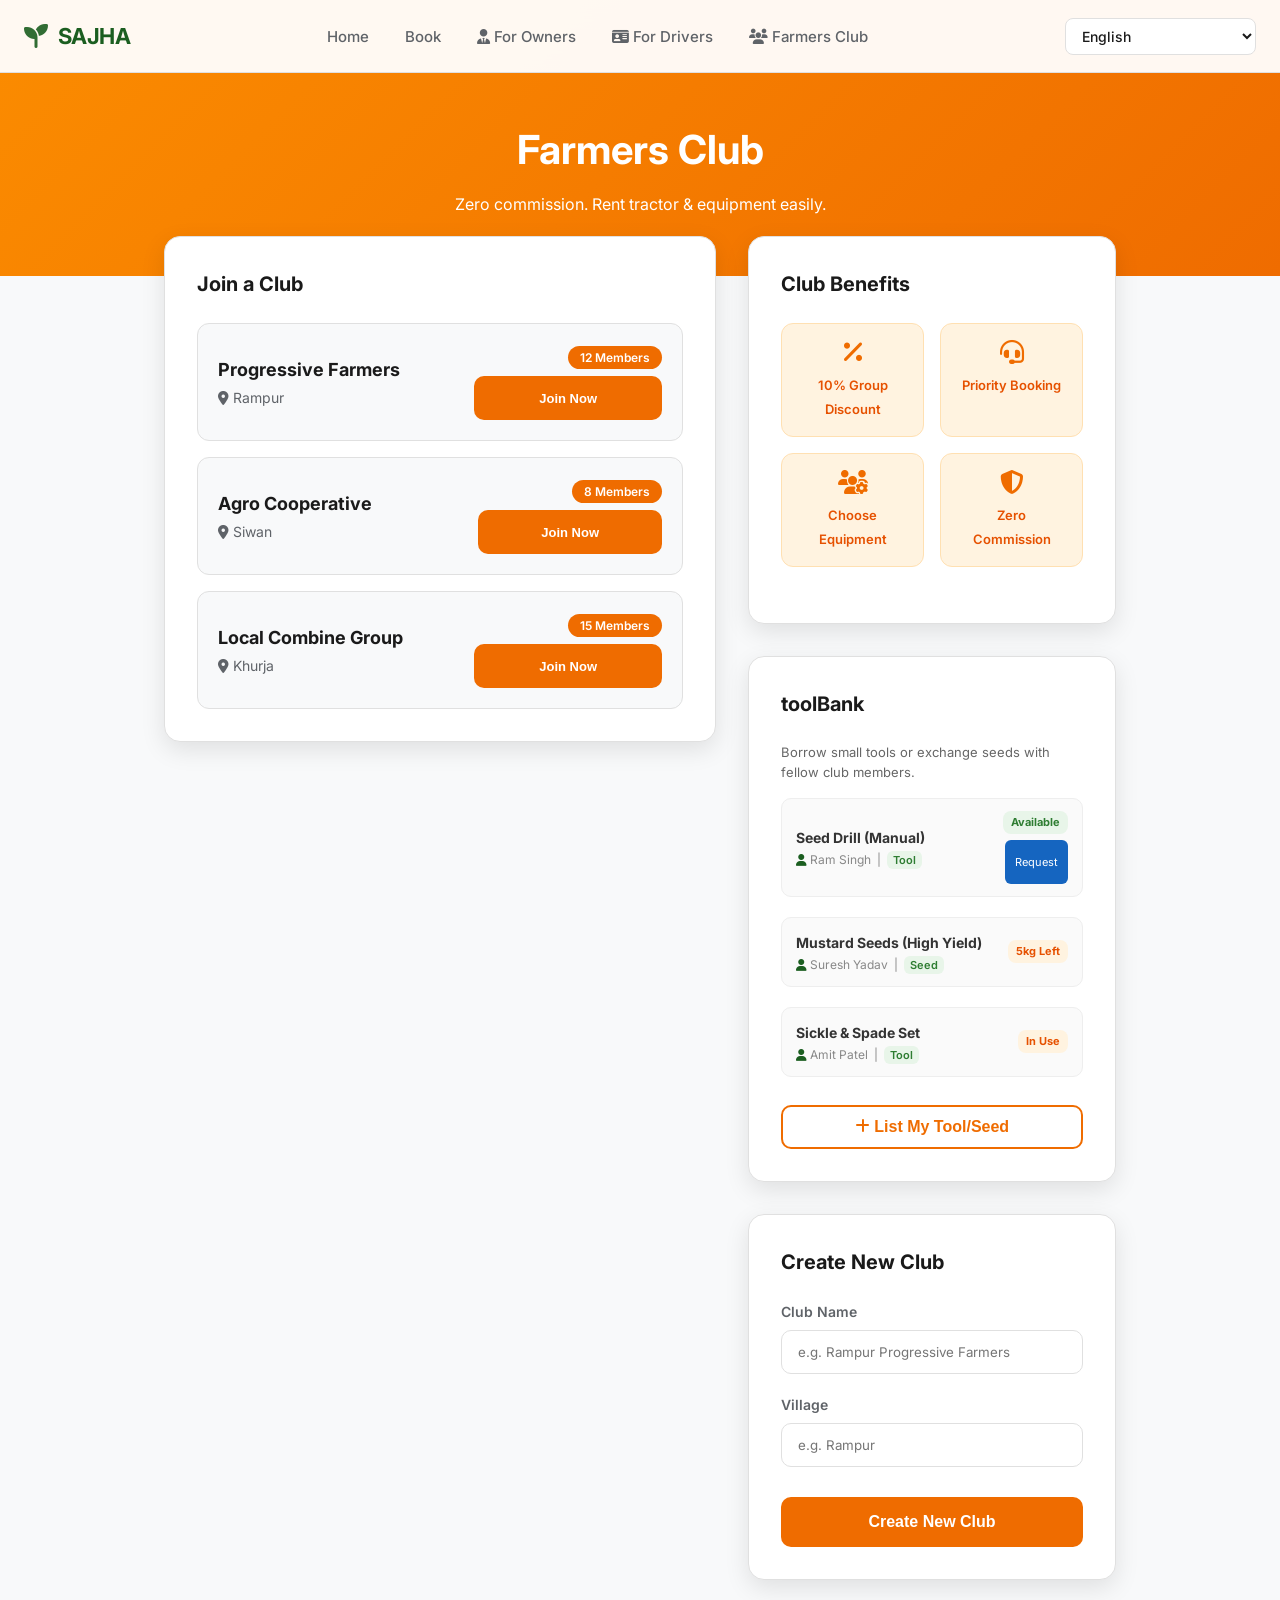
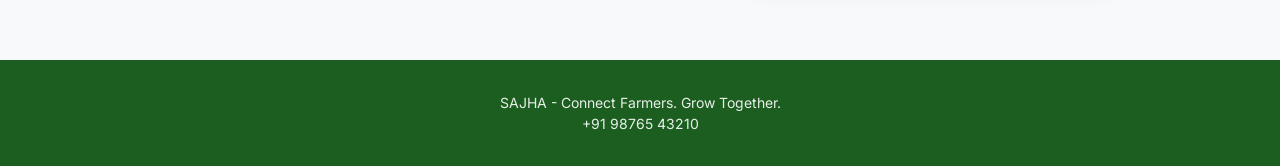
<file: club.html>
<!DOCTYPE html>
<html lang="en">

<head>
    <meta charset="UTF-8">
    <meta name="viewport" content="width=device-width, initial-scale=1.0, maximum-scale=1.0, user-scalable=no">
    <title>SAJHA - Farmers Club</title>
    <link rel="stylesheet" href="styles.css">
    <link href="https://fonts.googleapis.com/css2?family=Inter:wght@400;500;600;700&display=swap" rel="stylesheet">
    <link rel="stylesheet" href="https://cdnjs.cloudflare.com/ajax/libs/font-awesome/6.4.0/css/all.min.css">
    <style>
        .club-header {
            padding: 120px 24px 60px;
            background: linear-gradient(135deg, #fb8c00, #ef6c00);
            color: var(--white);
            text-align: center;
        }

        .club-header h1 {
            font-size: clamp(28px, 4vw, 40px);
            margin-bottom: 12px;
        }

        .club-container {
            max-width: 1000px;
            margin: -40px auto 80px;
            padding: 0 24px;
            display: grid;
            grid-template-columns: 1fr;
            gap: 32px;
        }

        @media (min-width: 768px) {
            .club-container {
                grid-template-columns: 1.5fr 1fr;
            }
        }

        .card {
            background: var(--white);
            padding: 32px;
            border-radius: 16px;
            box-shadow: var(--shadow-lg);
            border: 1px solid var(--border);
        }

        .card h2 {
            font-size: 20px;
            margin-bottom: 24px;
            color: var(--text);
            display: flex;
            align-items: center;
            gap: 12px;
        }

        .card h2 i {
            color: #fb8c00;
        }

        .benefits-grid {
            display: grid;
            grid-template-columns: 1fr 1fr;
            gap: 16px;
            margin-bottom: 24px;
        }

        .benefit-item {
            background: #fff3e0;
            padding: 16px;
            border-radius: 12px;
            text-align: center;
            border: 1px solid #ffe0b2;
        }

        .benefit-item i {
            display: block;
            font-size: 24px;
            color: #ef6c00;
            margin-bottom: 8px;
        }

        .benefit-item span {
            font-size: 13px;
            font-weight: 600;
            color: #e65100;
        }

        .club-list {
            display: grid;
            gap: 16px;
        }

        .club-card {
            padding: 20px;
            background: var(--cream);
            border-radius: 12px;
            border: 1px solid var(--border);
            display: flex;
            justify-content: space-between;
            align-items: center;
        }

        .club-info h4 {
            font-size: 18px;
            margin-bottom: 4px;
        }

        .club-info p {
            font-size: 14px;
            color: var(--text-muted);
        }

        .club-meta {
            text-align: right;
        }

        .member-badge {
            background: #ef6c00;
            color: white;
            padding: 4px 12px;
            border-radius: 20px;
            font-size: 12px;
            font-weight: 600;
        }

        .orange-btn {
            background: #ef6c00;
            color: white;
            border: none;
            padding: 16px;
            border-radius: 10px;
            width: 100%;
            font-size: 16px;
            font-weight: 600;
            cursor: pointer;
            margin-top: 10px;
            transition: background 0.2s;
        }

        .orange-btn:hover {
            background: #e65100;
        }

        .input-group {
            margin-bottom: 20px;
        }

        .input-group label {
            display: block;
            margin-bottom: 8px;
            font-size: 14px;
            font-weight: 600;
            color: var(--text-muted);
        }

        .input-group input {
            width: 100%;
            padding: 12px 16px;
            border-radius: 10px;
            border: 1px solid var(--border);
            font-family: inherit;
        }
    </style>
</head>

<body>
    <nav class="top-bar">
        <a href="index.html#home" class="logo"><i class="fas fa-seedling"></i> SAJHA</a>
        <ul class="top-menu">
            <li><a href="index.html#home" data-i18n="home">Home</a></li>
            <li><a href="index.html#booking-section" data-i18n="book">Book</a></li>
            <li><a href="owner.html" class="owner-link"><i class="fas fa-user-tie"></i> <span data-i18n="forOwners">For
                        Owners</span></a></li>
            <li><a href="driver.html" class="driver-link"><i class="fas fa-id-card"></i> <span
                        data-i18n="forDrivers">For Drivers</span></a></li>
            <li><a href="club.html" class="club-link active"><i class="fas fa-users"></i> <span
                        data-i18n="forClubs">Farmers Club</span></a></li>
        </ul>
        <div class="top-actions">
            <select class="lang-select" id="langSelect" title="Change Language">
                <option value="en">English</option>
                <option value="hi">हिंदी (Hindi)</option>
                <option value="bn">বাংলা (Bengali)</option>
                <option value="te">తెలుగు (Telugu)</option>
                <option value="mr">मराठी (Marathi)</option>
                <option value="ta">தமிழ் (Tamil)</option>
                <option value="gu">ગુજરાતી (Gujarati)</option>
                <option value="kn">ಕನ್ನಡ (Kannada)</option>
                <option value="ml">മലയാളം (Malayalam)</option>
                <option value="pa">ਪੰਜਾਬੀ (Punjabi)</option>
                <option value="ne">नेपाली (Nepali)</option>
            </select>
            <button class="menu-btn" id="menuBtn" aria-label="Menu"
                onclick="document.querySelector('.top-menu').classList.toggle('open')"><i
                    class="fas fa-bars"></i></button>
        </div>
    </nav>

    <header class="club-header">
        <h1 data-i18n="clubPortal">Farmers Club</h1>
        <p data-i18n="heroSub">Join together, book together, save together.</p>
    </header>

    <main class="club-container">
        <!-- Explorer / Join List -->
        <section>
            <div class="card">
                <h2 data-i18n="joinClub"><i class="fas fa-search-location"></i> Explore Local Clubs</h2>
                <div id="clubList" class="club-list">
                    <!-- Clubs will be injected here -->
                </div>
            </div>
        </section>

        <!-- Sidebar: Create & Benefits -->
        <aside style="display: flex; flex-direction: column; gap: 32px;">
            <div class="card">
                <h2 data-i18n="clubBenefits"><i class="fas fa-gift"></i> Club Benefits</h2>
                <div class="benefits-grid">
                    <div class="benefit-item">
                        <i class="fas fa-percentage"></i>
                        <span data-i18n="groupDiscount">10% Group Discount</span>
                    </div>
                    <div class="benefit-item">
                        <i class="fas fa-headset"></i>
                        <span data-i18n="prioritySupport">Priority Booking</span>
                    </div>
                    <div class="benefit-item">
                        <i class="fas fa-users-cog"></i>
                        <span data-i18n="selectEquipment">Shared Assets</span>
                    </div>
                    <div class="benefit-item">
                        <i class="fas fa-shield-alt"></i>
                        <span data-i18n="noCommission">Secure Support</span>
                    </div>
                </div>
            </div>

            <!-- Community Tool & Seed Bank -->
            <div class="card">
                <h2 data-i18n="toolBank"><i class="fas fa-tools"></i> Village Tool & Seed Bank</h2>
                <p style="font-size: 13px; color: #666; margin-bottom: 16px;">Borrow small tools or exchange seeds with
                    fellow club members.</p>
                <div id="toolBankList" style="display: grid; gap: 12px; margin-bottom: 20px;">
                    <!-- Tools/Seeds will be injected here -->
                </div>
                <button class="orange-btn" id="listToolBtn"
                    style="background: transparent; color: #ef6c00; border: 2px solid #ef6c00; margin-top: 0; padding: 10px;">
                    <i class="fas fa-plus"></i> List My Tool/Seed
                </button>
            </div>

            <div class="card">
                <h2 data-i18n="createClub"><i class="fas fa-plus-circle"></i> Create New Club</h2>
                <form id="createClubForm">
                    <div class="input-group">
                        <label data-i18n="clubName">Club Name</label>
                        <input type="text" id="newClubName" placeholder="e.g. Rampur Progressive Farmers" required>
                    </div>
                    <div class="input-group">
                        <label data-i18n="village">Village</label>
                        <input type="text" id="clubVillage" placeholder="e.g. Rampur" required>
                    </div>
                    <button type="submit" class="orange-btn" data-i18n="createClub">Create Club</button>
                </form>
            </div>
        </aside>
    </main>

    <footer class="footer">
        <p>SAJHA - <span data-i18n="heroTitle">Connect Farmers</span></p>
        <p>+91 98765 43210</p>
    </footer>

    <script src="lang.js"></script>
    <script src="club.js"></script>
</body>

</html>
</file>
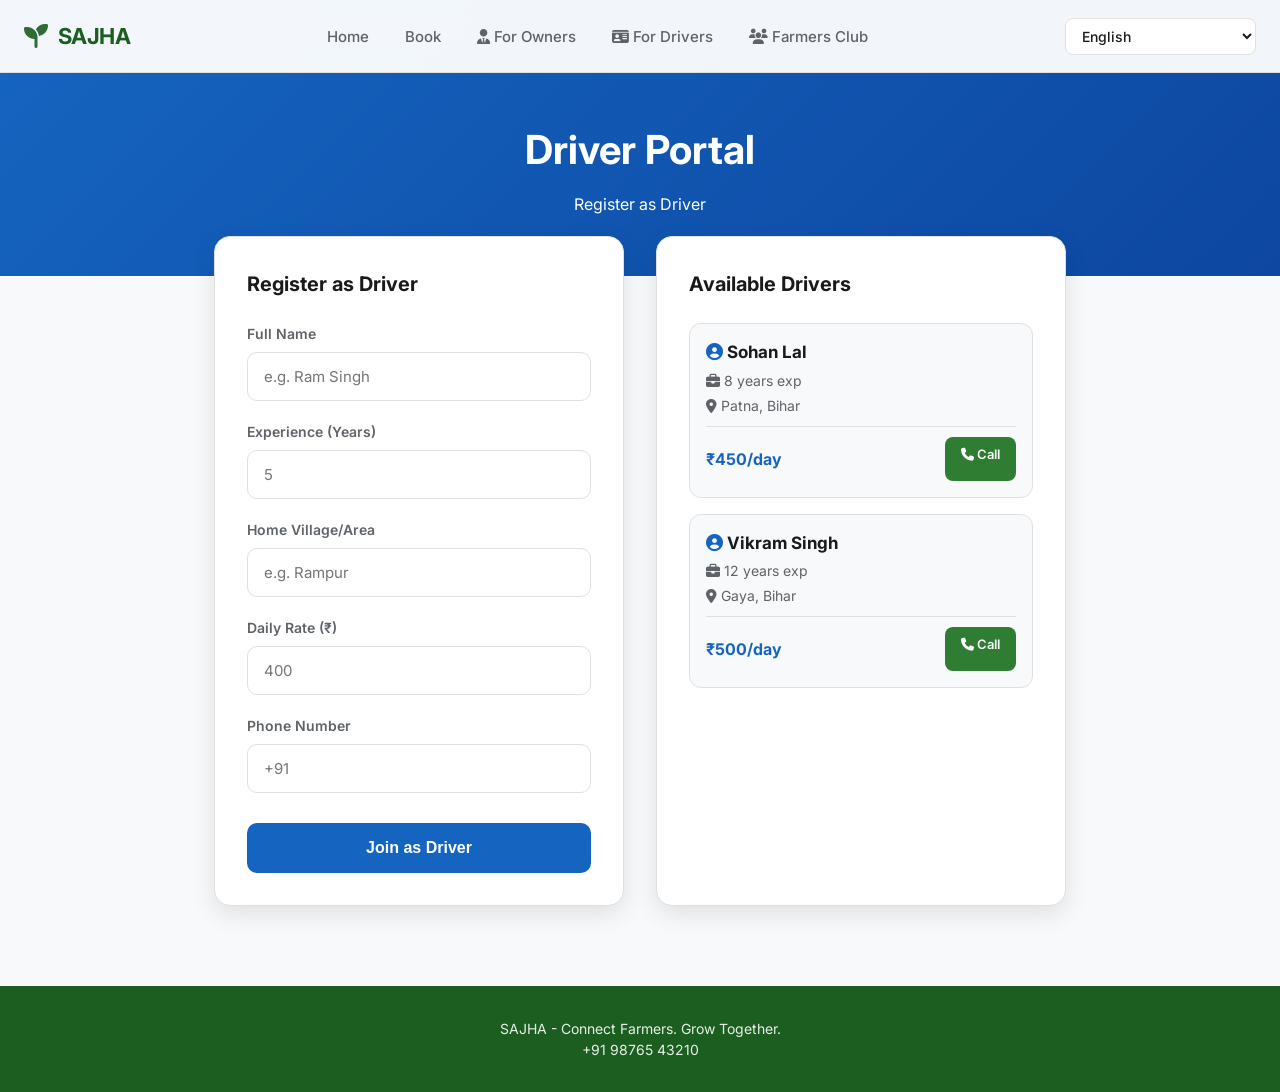
<file: driver.html>
<!DOCTYPE html>
<html lang="en">

<head>
    <meta charset="UTF-8">
    <meta name="viewport" content="width=device-width, initial-scale=1.0, maximum-scale=1.0, user-scalable=no">
    <title>SAJHA - Driver Portal</title>
    <link rel="stylesheet" href="styles.css">
    <link href="https://fonts.googleapis.com/css2?family=Inter:wght@400;500;600;700&display=swap" rel="stylesheet">
    <link rel="stylesheet" href="https://cdnjs.cloudflare.com/ajax/libs/font-awesome/6.4.0/css/all.min.css">
    <style>
        .driver-header {
            padding: 120px 24px 60px;
            background: linear-gradient(135deg, #1565c0, #0d47a1);
            color: var(--white);
            text-align: center;
        }

        .driver-header h1 {
            font-size: clamp(28px, 4vw, 40px);
            margin-bottom: 12px;
        }

        .driver-container {
            max-width: 900px;
            margin: -40px auto 80px;
            padding: 0 24px;
            display: grid;
            grid-template-columns: 1fr;
            gap: 32px;
        }

        @media (min-width: 768px) {
            .driver-container {
                grid-template-columns: 1fr 1fr;
            }
        }

        .card {
            background: var(--white);
            padding: 32px;
            border-radius: 16px;
            box-shadow: var(--shadow-lg);
            border: 1px solid var(--border);
        }

        .card h2 {
            font-size: 20px;
            margin-bottom: 24px;
            color: var(--text);
            display: flex;
            align-items: center;
            gap: 12px;
        }

        .card h2 i {
            color: #1565c0;
        }

        .listing-form .input-group {
            margin-bottom: 20px;
        }

        .listing-form label {
            display: block;
            font-size: 14px;
            font-weight: 600;
            color: var(--text-muted);
            margin-bottom: 8px;
        }

        .listing-form input {
            width: 100%;
            padding: 14px 16px;
            border-radius: 10px;
            border: 1px solid var(--border);
            font-family: inherit;
            font-size: 15px;
            transition: border-color 0.2s;
        }

        .listing-form input:focus {
            outline: none;
            border-color: #1565c0;
        }

        .driver-list {
            max-height: 600px;
            overflow-y: auto;
        }

        .driver-card {
            padding: 16px;
            background: var(--cream);
            border-radius: 12px;
            margin-bottom: 16px;
            border: 1px solid var(--border);
        }

        .driver-info h4 {
            font-size: 17px;
            color: var(--text);
            margin-bottom: 4px;
        }

        .driver-info p {
            font-size: 14px;
            color: var(--text-muted);
            margin-bottom: 4px;
        }

        .driver-meta {
            display: flex;
            justify-content: space-between;
            align-items: center;
            margin-top: 10px;
            padding-top: 10px;
            border-top: 1px solid var(--border);
        }

        .driver-rate {
            font-weight: 700;
            color: #1565c0;
        }

        .call-btn {
            background: #2e7d32;
            color: white;
            padding: 8px 16px;
            border-radius: 8px;
            text-decoration: none;
            font-size: 13px;
            font-weight: 600;
        }

        .empty-state {
            text-align: center;
            padding: 40px 20px;
            color: var(--text-muted);
        }

        .empty-state i {
            font-size: 40px;
            margin-bottom: 16px;
            opacity: 0.3;
        }

        .blue-btn {
            background: #1565c0;
            color: white;
            border: none;
            padding: 16px;
            border-radius: 10px;
            width: 100%;
            font-size: 16px;
            font-weight: 600;
            cursor: pointer;
            margin-top: 10px;
        }
    </style>
</head>

<body>
    <nav class="top-bar">
        <a href="index.html#home" class="logo"><i class="fas fa-seedling"></i> SAJHA</a>
        <ul class="top-menu">
            <li><a href="index.html#home" data-i18n="home">Home</a></li>
            <li><a href="index.html#booking-section" data-i18n="book">Book</a></li>
            <li><a href="owner.html" class="owner-link"><i class="fas fa-user-tie"></i> <span data-i18n="forOwners">For
                        Owners</span></a></li>
            <li><a href="driver.html" class="driver-link active"><i class="fas fa-id-card"></i> <span
                        data-i18n="forDrivers">For Drivers</span></a></li>
            <li><a href="club.html" class="club-link"><i class="fas fa-users"></i> <span data-i18n="forClubs">Farmers
                        Club</span></a></li>
        </ul>
        <div class="top-actions">
            <select class="lang-select" id="langSelect" title="Change Language">
                <option value="en">English</option>
                <option value="hi">हिंदी (Hindi)</option>
                <option value="bn">বাংলা (Bengali)</option>
                <option value="te">తెలుగు (Telugu)</option>
                <option value="mr">मराठी (Marathi)</option>
                <option value="ta">தமிழ் (Tamil)</option>
                <option value="gu">ગુજરાતી (Gujarati)</option>
                <option value="kn">ಕನ್ನಡ (Kannada)</option>
                <option value="ml">മലയാളം (Malayalam)</option>
                <option value="pa">ਪੰਜਾਬੀ (Punjabi)</option>
                <option value="ne">नेपाली (Nepali)</option>
            </select>
            <button class="menu-btn" id="menuBtn" aria-label="Menu"
                onclick="document.querySelector('.top-menu').classList.toggle('open')"><i
                    class="fas fa-bars"></i></button>
        </div>
    </nav>

    <header class="driver-header">
        <h1 data-i18n="driverPortal">Driver Portal</h1>
        <p data-i18n="registerAsDriver">Register as a driver to help owners and earn more.</p>
    </header>

    <main class="driver-container">
        <!-- Driver Registration Form -->
        <section class="card">
            <h2 data-i18n="registerAsDriver"><i class="fas fa-id-card"></i> Join as Driver</h2>
            <div id="driverMsg" style="display:none;"></div>
            <form id="driverForm" class="listing-form">
                <div class="input-group">
                    <label data-i18n="driverName">Full Name</label>
                    <input type="text" id="driverName" placeholder="e.g. Ram Singh" required>
                </div>

                <div class="input-group">
                    <label data-i18n="driverExperience">Experience (Years)</label>
                    <input type="number" id="driverExp" placeholder="5" required>
                </div>

                <div class="input-group">
                    <label data-i18n="driverLocation">Home Village/Area</label>
                    <input type="text" id="driverLoc" placeholder="e.g. Rampur" required>
                </div>

                <div class="input-group">
                    <label data-i18n="driverRate">Daily Rate (₹)</label>
                    <input type="number" id="driverRate" placeholder="400" required>
                </div>

                <div class="input-group">
                    <label data-i18n="driverContact">Phone Number</label>
                    <input type="tel" id="driverPhone" placeholder="+91" required>
                </div>

                <button type="submit" class="blue-btn" data-i18n="addDriver">Register Now</button>
            </form>
        </section>

        <!-- Driver List -->
        <section class="card">
            <h2 data-i18n="availableDrivers"><i class="fas fa-users"></i> Available Drivers</h2>
            <div id="driverList" class="driver-list">
                <!-- Driver entries will be injected here -->
            </div>
        </section>
    </main>

    <footer class="footer">
        <p>SAJHA - <span data-i18n="heroTitle">Connect Farmers</span></p>
        <p>+91 98765 43210</p>
    </footer>

    <script src="lang.js"></script>
    <script src="driver.js"></script>
</body>

</html>
</file>
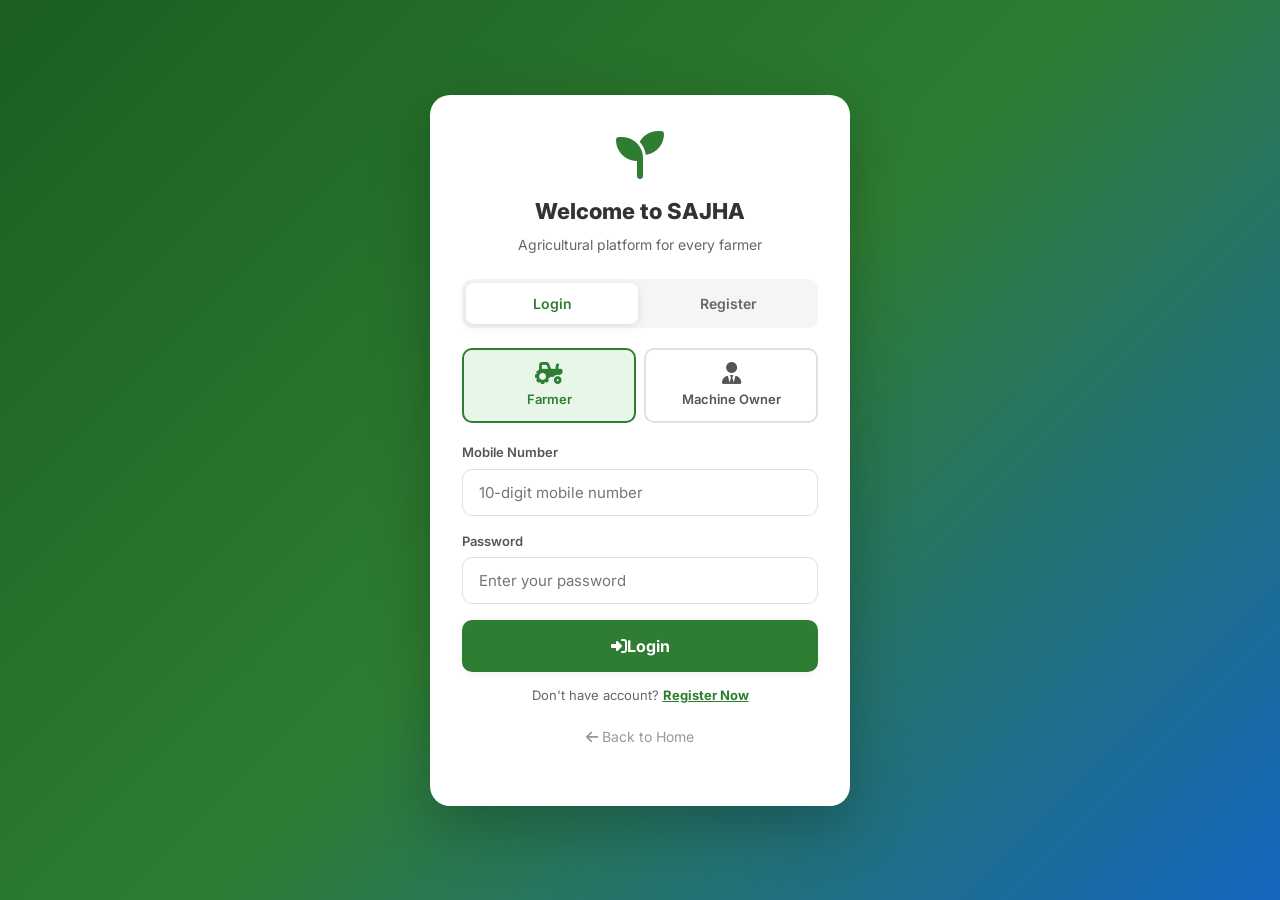
<file: login.html>
<!DOCTYPE html>
<html lang="en">
<head>
    <meta charset="UTF-8">
    <meta name="viewport" content="width=device-width, initial-scale=1.0, maximum-scale=1.0, user-scalable=no">
    <title>Login / Register - SAJHA</title>
    <link rel="stylesheet" href="https://cdnjs.cloudflare.com/ajax/libs/font-awesome/6.4.0/css/all.min.css">
    <link href="https://fonts.googleapis.com/css2?family=Inter:wght@400;600;800&display=swap" rel="stylesheet">
    <link rel="stylesheet" href="styles.css">
    <style>
        body.auth-wrapper {
            min-height: 100vh;
            display: flex;
            align-items: center;
            justify-content: center;
            background: linear-gradient(135deg, #1b5e20 0%, #2e7d32 50%, #1565c0 100%);
            padding: 20px;
        }
        .auth-card {
            background: white;
            border-radius: 20px;
            padding: 36px 32px;
            width: 100%;
            max-width: 420px;
            box-shadow: 0 20px 60px rgba(0,0,0,0.25);
        }
        .auth-header { text-align: center; margin-bottom: 24px; }
        .auth-tabs {
            display: flex;
            background: #f5f5f5;
            border-radius: 10px;
            padding: 4px;
            margin-bottom: 20px;
            gap: 4px;
        }
        .auth-tab {
            flex: 1;
            padding: 10px;
            text-align: center;
            border-radius: 8px;
            cursor: pointer;
            font-weight: 600;
            font-size: 14px;
            transition: 0.2s;
            color: #666;
        }
        .auth-tab.active {
            background: white;
            color: #2e7d32;
            box-shadow: 0 2px 8px rgba(0,0,0,0.1);
        }
        .role-tabs {
            display: flex;
            gap: 8px;
            margin-bottom: 20px;
        }
        .role-tab {
            flex: 1;
            padding: 12px 8px;
            border: 2px solid #e0e0e0;
            border-radius: 10px;
            cursor: pointer;
            text-align: center;
            font-weight: 600;
            font-size: 13px;
            transition: 0.2s;
            background: white;
            color: #555;
        }
        .role-tab.active {
            border-color: #2e7d32;
            background: #e8f5e9;
            color: #2e7d32;
        }
        .role-tab i { display: block; font-size: 22px; margin-bottom: 6px; }
        .input-box { margin-bottom: 16px; }
        .input-box label {
            display: block;
            font-size: 13px;
            font-weight: 600;
            color: #555;
            margin-bottom: 6px;
        }
        .input-box input {
            width: 100%;
            padding: 13px 16px;
            border: 1.5px solid #e0e0e0;
            border-radius: 10px;
            font-size: 15px;
            font-family: inherit;
            transition: 0.2s;
            box-sizing: border-box;
        }
        .input-box input:focus {
            outline: none;
            border-color: #2e7d32;
            box-shadow: 0 0 0 3px rgba(46,125,50,0.12);
        }
        .auth-error {
            background: #ffebee;
            color: #c62828;
            font-size: 13px;
            padding: 10px 14px;
            border-radius: 8px;
            margin-bottom: 14px;
            display: none;
            border: 1px solid #ffcdd2;
        }
        .auth-success {
            background: #e8f5e9;
            color: #2e7d32;
            font-size: 13px;
            padding: 10px 14px;
            border-radius: 8px;
            margin-bottom: 14px;
            display: none;
            border: 1px solid #c8e6c9;
        }
        .big-btn.primary.full {
            width: 100%;
            padding: 14px;
            background: #2e7d32;
            color: white;
            border: none;
            border-radius: 10px;
            font-size: 16px;
            font-weight: 700;
            cursor: pointer;
            font-family: inherit;
            transition: 0.2s;
        }
        .big-btn.primary.full:hover { background: #1b5e20; }
        .divider {
            text-align: center;
            color: #999;
            font-size: 13px;
            margin: 16px 0;
            position: relative;
        }
        .divider::before, .divider::after {
            content: '';
            position: absolute;
            top: 50%;
            width: 42%;
            height: 1px;
            background: #e0e0e0;
        }
        .divider::before { left: 0; }
        .divider::after { right: 0; }
        .back-link {
            display: block;
            text-align: center;
            margin-top: 20px;
            font-size: 14px;
            color: #999;
            text-decoration: none;
        }
        .back-link:hover { color: #2e7d32; }
    </style>
</head>
<body class="auth-wrapper">

    <div class="auth-card">
        <div class="auth-header">
            <i class="fas fa-seedling" style="font-size: 48px; color: #2e7d32; margin-bottom: 16px;"></i>
            <h1 id="authTitle" style="font-size: 22px; font-weight: 800; color: #333; margin-bottom: 6px;">Welcome to SAJHA</h1>
            <p id="authSub" style="color: #666; font-size: 14px;">Agricultural platform for every farmer</p>
        </div>

        <!-- Login / Register Tabs -->
        <div class="auth-tabs">
            <div class="auth-tab active" id="tabLogin" onclick="switchMode('login')">Login</div>
            <div class="auth-tab" id="tabRegister" onclick="switchMode('register')">Register</div>
        </div>

        <!-- Role Selection -->
        <div class="role-tabs">
            <div class="role-tab active" id="roleFarmer" onclick="switchRole('farmer')">
                <i class="fas fa-tractor"></i>
                Farmer
            </div>
            <div class="role-tab" id="roleOwner" onclick="switchRole('owner')">
                <i class="fas fa-user-tie"></i>
                Machine Owner
            </div>
        </div>

        <div id="errorBox" class="auth-error"></div>
        <div id="successBox" class="auth-success"></div>

        <!-- Login Form -->
        <form id="loginForm">
            <div class="input-box">
                <label>Mobile Number</label>
                <input type="tel" id="loginPhone" placeholder="10-digit mobile number" maxlength="10" required>
            </div>
            <div class="input-box">
                <label>Password</label>
                <input type="password" id="loginPassword" placeholder="Enter your password" required>
            </div>
            <button type="submit" class="big-btn primary full">
                <i class="fas fa-sign-in-alt"></i> Login
            </button>
            <p style="text-align:center; margin-top:14px; font-size:13px; color:#666;">
                Don't have account? <a href="#" onclick="switchMode('register')" style="color:#2e7d32; font-weight:700;">Register Now</a>
            </p>
        </form>

        <!-- Register Form -->
        <form id="registerForm" style="display:none;">
            <div class="input-box">
                <label>Full Name</label>
                <input type="text" id="regName" placeholder="Your full name" required>
            </div>
            <div class="input-box">
                <label>Mobile Number</label>
                <input type="tel" id="regPhone" placeholder="10-digit mobile number" maxlength="10" required>
            </div>
            <div class="input-box">
                <label>Village / Area</label>
                <input type="text" id="regVillage" placeholder="e.g. Rampur, UP" required>
            </div>
            <div class="input-box">
                <label>Password</label>
                <input type="password" id="regPassword" placeholder="Create a password (min 6 chars)" minlength="6" required>
            </div>
            <button type="submit" class="big-btn primary full">
                <i class="fas fa-user-plus"></i> Create Account
            </button>
            <p style="text-align:center; margin-top:14px; font-size:13px; color:#666;">
                Already registered? <a href="#" onclick="switchMode('login')" style="color:#2e7d32; font-weight:700;">Login Here</a>
            </p>
        </form>

        <a href="index.html" class="back-link">
            <i class="fas fa-arrow-left"></i> Back to Home
        </a>
    </div>

    <script>
        let currentMode = 'login';
        let currentRole = 'farmer';

        // --- USER DB in localStorage ---
        function getUsers() {
            try { return JSON.parse(localStorage.getItem('sajhaUsers') || '[]'); }
            catch(e) { return []; }
        }
        function saveUsers(users) {
            localStorage.setItem('sajhaUsers', JSON.stringify(users));
        }

        // Prepopulate demo users if none exist
        (function seedDemoUsers() {
            const users = getUsers();
            if (users.length === 0) {
                saveUsers([
                    { name: 'Demo Farmer', phone: '9876543210', password: 'farmer123', role: 'farmer', village: 'Rampur' },
                    { name: 'Demo Owner', phone: '9123456780', password: 'owner123', role: 'owner', village: 'Lucknow' }
                ]);
            }
        })();

        function switchMode(mode) {
            currentMode = mode;
            document.getElementById('tabLogin').classList.toggle('active', mode === 'login');
            document.getElementById('tabRegister').classList.toggle('active', mode === 'register');
            document.getElementById('loginForm').style.display = mode === 'login' ? 'block' : 'none';
            document.getElementById('registerForm').style.display = mode === 'register' ? 'block' : 'none';
            clearMessages();
        }

        function switchRole(role) {
            currentRole = role;
            document.getElementById('roleFarmer').classList.toggle('active', role === 'farmer');
            document.getElementById('roleOwner').classList.toggle('active', role === 'owner');
            clearMessages();
        }

        function showError(msg) {
            const el = document.getElementById('errorBox');
            el.textContent = '⚠️ ' + msg;
            el.style.display = 'block';
            document.getElementById('successBox').style.display = 'none';
        }

        function showSuccess(msg) {
            const el = document.getElementById('successBox');
            el.textContent = '✅ ' + msg;
            el.style.display = 'block';
            document.getElementById('errorBox').style.display = 'none';
        }

        function clearMessages() {
            document.getElementById('errorBox').style.display = 'none';
            document.getElementById('successBox').style.display = 'none';
        }

        // LOGIN
        document.getElementById('loginForm').onsubmit = (e) => {
            e.preventDefault();
            clearMessages();
            const phone = document.getElementById('loginPhone').value.trim();
            const password = document.getElementById('loginPassword').value;

            if (!/^\d{10}$/.test(phone)) {
                showError('Enter a valid 10-digit mobile number.');
                return;
            }
            if (!password) {
                showError('Please enter your password.');
                return;
            }

            const users = getUsers();
            const user = users.find(u => u.phone === phone && u.password === password && u.role === currentRole);

            if (!user) {
                showError(`No ${currentRole} account found with this number and password. Please register first.`);
                return;
            }

            // Login success
            localStorage.setItem('sajhaUser', currentRole);
            localStorage.setItem('sajhaUserName', user.name);
            localStorage.setItem('sajhaUserPhone', user.phone);
            localStorage.setItem('sajhaUserVillage', user.village);

            showSuccess(`Welcome back, ${user.name}! Redirecting...`);
            setTimeout(() => {
                location.href = currentRole === 'farmer' ? 'index.html' : 'owner.html';
            }, 1000);
        };

        // REGISTER
        document.getElementById('registerForm').onsubmit = (e) => {
            e.preventDefault();
            clearMessages();
            const name = document.getElementById('regName').value.trim();
            const phone = document.getElementById('regPhone').value.trim();
            const village = document.getElementById('regVillage').value.trim();
            const password = document.getElementById('regPassword').value;

            if (!name) { showError('Please enter your full name.'); return; }
            if (!/^\d{10}$/.test(phone)) { showError('Enter a valid 10-digit mobile number.'); return; }
            if (!village) { showError('Please enter your village/area.'); return; }
            if (password.length < 6) { showError('Password must be at least 6 characters.'); return; }

            const users = getUsers();
            const existing = users.find(u => u.phone === phone && u.role === currentRole);
            if (existing) {
                showError(`A ${currentRole} account already exists with this number. Please login instead.`);
                return;
            }

            users.push({ name, phone, password, role: currentRole, village });
            saveUsers(users);

            showSuccess(`Account created for ${name}! Please login now.`);
            setTimeout(() => switchMode('login'), 1500);
        };

        // Apply saved language
        const lang = localStorage.getItem('sajhaLang') || 'en';
        if (lang === 'hi') {
            document.getElementById('tabLogin').textContent = "लॉगिन";
            document.getElementById('tabRegister').textContent = "रजिस्टर";
            document.getElementById('roleFarmer').innerHTML = '<i class="fas fa-tractor"></i>किसान';
            document.getElementById('roleOwner').innerHTML = '<i class="fas fa-user-tie"></i>मशीन मालिक';
            document.getElementById('authSub').textContent = "हर किसान के लिए कृषि मंच";
        }
    </script>
</body>
</html>
</file>
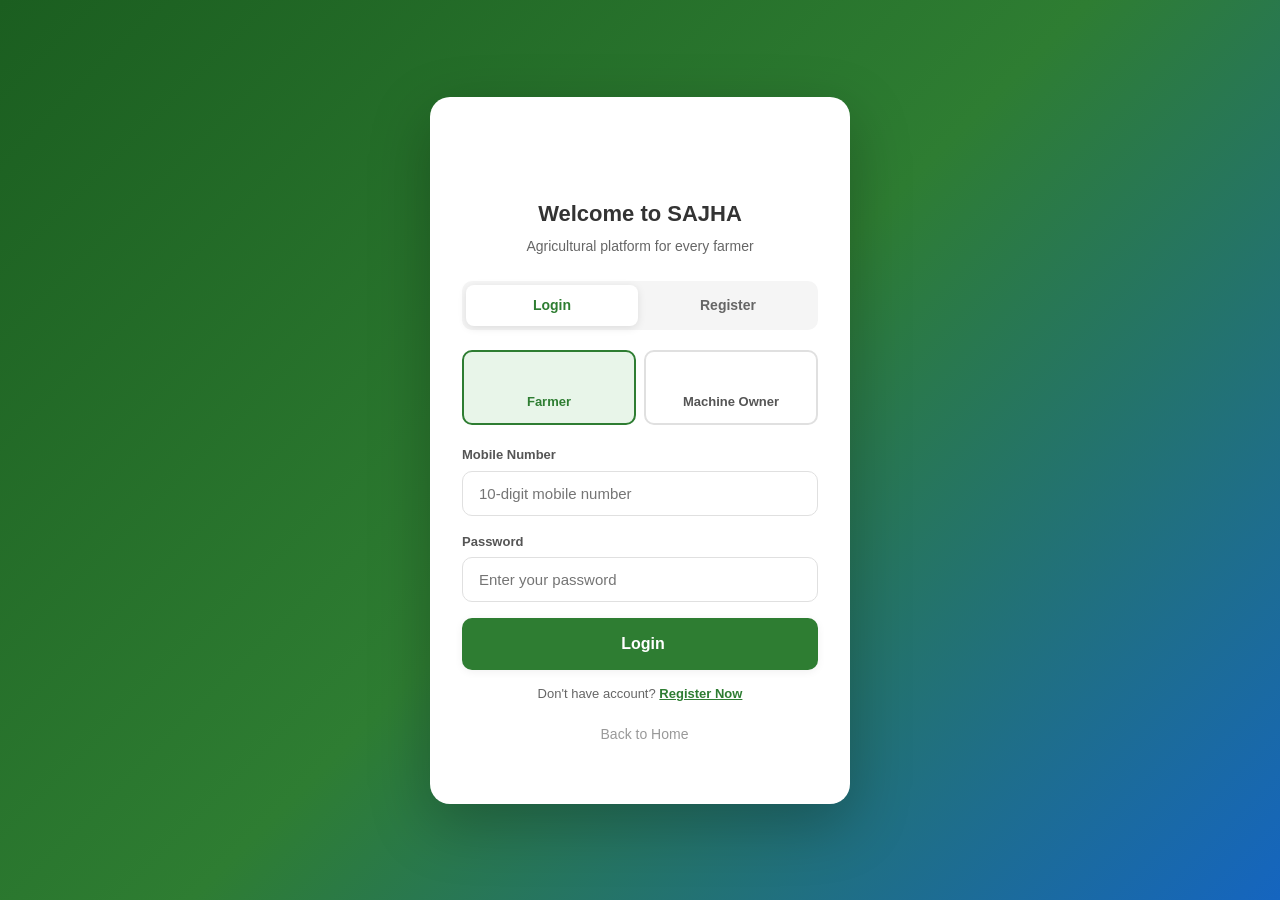
<file: owner.html>
<!DOCTYPE html>
<html lang="en">

<head>
    <meta charset="UTF-8">
    <meta name="viewport" content="width=device-width, initial-scale=1.0, maximum-scale=1.0, user-scalable=no">
    <title>SAJHA - Owner Portal</title>
    <link rel="stylesheet" href="styles.css">
    <link href="https://fonts.googleapis.com/css2?family=Inter:wght@400;500;600;700&display=swap" rel="stylesheet">
    <link rel="stylesheet" href="https://cdnjs.cloudflare.com/ajax/libs/font-awesome/6.4.0/css/all.min.css">
    <style>
        .owner-header {
            padding: 120px 24px 60px;
            background: linear-gradient(135deg, var(--green), var(--green-light));
            color: var(--white);
            text-align: center;
        }

        .owner-header h1 {
            font-size: clamp(28px, 4vw, 40px);
            margin-bottom: 12px;
        }

        .owner-container {
            max-width: 900px;
            margin: -40px auto 80px;
            padding: 0 24px;
            display: grid;
            grid-template-columns: 1fr;
            gap: 32px;
        }

        @media (min-width: 768px) {
            .owner-container {
                grid-template-columns: 1.2fr 0.8fr;
            }
        }

        .card {
            background: var(--white);
            padding: 32px;
            border-radius: 16px;
            box-shadow: var(--shadow-lg);
            border: 1px solid var(--border);
        }

        .card h2 {
            font-size: 20px;
            margin-bottom: 24px;
            color: var(--text);
            display: flex;
            align-items: center;
            gap: 12px;
        }

        .card h2 i {
            color: var(--green);
        }

        .listing-form .input-group {
            margin-bottom: 20px;
        }

        .listing-form label {
            display: block;
            font-size: 14px;
            font-weight: 600;
            color: var(--text-muted);
            margin-bottom: 8px;
        }

        .listing-form input,
        .listing-form select {
            width: 100%;
            padding: 14px 16px;
            border-radius: 10px;
            border: 1px solid var(--border);
            font-family: inherit;
            font-size: 15px;
            transition: border-color 0.2s;
        }

        .listing-form input:focus,
        .listing-form select:focus {
            outline: none;
            border-color: var(--green);
        }

        .time-row {
            display: grid;
            grid-template-columns: 1fr 1fr;
            gap: 16px;
        }

        .my-equipment {
            max-height: 600px;
            overflow-y: auto;
        }

        .equip-item {
            padding: 16px;
            background: var(--cream);
            border-radius: 12px;
            margin-bottom: 16px;
            border: 1px solid var(--border);
            display: flex;
            justify-content: space-between;
            align-items: center;
        }

        .equip-info h4 {
            font-size: 16px;
            color: var(--text);
            margin-bottom: 4px;
        }

        .equip-info p {
            font-size: 13px;
            color: var(--text-muted);
        }

        .equip-price {
            font-weight: 700;
            color: var(--green);
        }

        .delete-btn {
            background: none;
            border: none;
            color: #d32f2f;
            cursor: pointer;
            padding: 8px;
            font-size: 16px;
            opacity: 0.6;
            transition: opacity 0.2s;
        }

        .delete-btn:hover {
            opacity: 1;
        }

        .empty-state {
            text-align: center;
            padding: 40px 20px;
            color: var(--text-muted);
        }

        .empty-state i {
            font-size: 40px;
            margin-bottom: 16px;
            opacity: 0.3;
        }
    </style>
</head>

<body>
    <!-- Top Bar -->
    <nav class="top-bar">
        <a href="index.html#home" class="logo"><i class="fas fa-seedling"></i> SAJHA</a>
        <ul class="top-menu">
            <li><a href="index.html#home" data-i18n="home">Home</a></li>
            <li><a href="index.html#booking-section" data-i18n="book">Book</a></li>
            <li><a href="owner.html" class="owner-link active"><i class="fas fa-user-tie"></i> <span
                        data-i18n="forOwners">For Owners</span></a></li>
            <li><a href="driver.html" class="driver-link"><i class="fas fa-id-card"></i> <span
                        data-i18n="forDrivers">For Drivers</span></a></li>
            <li><a href="club.html" class="club-link"><i class="fas fa-users"></i> <span data-i18n="forClubs">Farmers
                        Club</span></a></li>
        </ul>
        <div class="top-actions">
            <button class="login-btn" onclick="localStorage.removeItem('sajhaUser'); location.href='login.html'"><i class="fas fa-sign-out-alt"></i> Logout</button>
            <select class="lang-select" id="langSelect" title="Change Language">
                <option value="en">English</option>
                <option value="hi">हिंदी (Hindi)</option>
                <option value="bn">বাংলা (Bengali)</option>
                <option value="te">తెలుగు (Telugu)</option>
                <option value="mr">मराठी (Marathi)</option>
                <option value="ta">தமிழ் (Tamil)</option>
                <option value="gu">ગુજરાતી (Gujarati)</option>
                <option value="kn">ಕನ್ನಡ (Kannada)</option>
                <option value="ml">മലയാളം (Malayalam)</option>
                <option value="pa">ਪੰਜਾਬੀ (Punjabi)</option>
                <option value="ne">नेपाली (Nepali)</option>
            </select>
            <button class="menu-btn" id="menuBtn" aria-label="Menu"
                onclick="document.querySelector('.top-menu').classList.toggle('open')"><i
                    class="fas fa-bars"></i></button>
        </div>
    </nav>

    <!-- Header -->
    <header class="owner-header">
        <h1 data-i18n="ownerPortal">Owner Portal</h1>
        <p data-i18n="heroSub">Zero commission. Rent your equipment easily.</p>
        <p id="ownerWelcome" style="margin-top:8px; font-size:14px; opacity:0.85;"></p>
    </header>

    <main class="owner-container">
        <!-- Global Message -->
        <div id="ownerMsg" style="display:none; grid-column:1/-1;"></div>

        <!-- Add Equipment Form -->
        <section class="card">
            <h2 data-i18n="listEquipment"><i class="fas fa-plus-circle"></i> List Equipment</h2>
            <form id="listingForm" class="listing-form">
                <div class="input-group">
                    <label data-i18n="equipTitle">Equipment Name</label>
                    <input type="text" id="equipName" placeholder="e.g. Mahindra Tractor 575" required>
                </div>

                <div class="input-group">
                    <label data-i18n="selectEquipment">Equipment Type</label>
                    <select id="equipType" required>
                        <option value="tractor" data-i18n="tractor">Tractor</option>
                        <option value="harvester" data-i18n="harvester">Harvester</option>
                        <option value="plough" data-i18n="plough">Plough</option>
                        <option value="irrigation" data-i18n="irrigation">Irrigation</option>
                        <option value="cultivator" data-i18n="cultivator">Cultivator</option>
                        <option value="seedDrill" data-i18n="seedDrill">Seed Drill</option>
                        <option value="thresher" data-i18n="thresher">Thresher</option>
                        <option value="sprayer" data-i18n="sprayer">Sprayer</option>
                    </select>
                </div>

                <div class="input-group">
                    <label data-i18n="priceHr">Price per Hour (₹)</label>
                    <input type="number" id="equipPrice" placeholder="500" required>
                </div>

                <div class="time-row">
                    <div class="input-group">
                        <label data-i18n="availableFrom">Available From</label>
                        <input type="time" id="timeFrom" value="06:00" required>
                    </div>
                    <div class="input-group">
                        <label data-i18n="availableTo">Available To</label>
                        <input type="time" id="timeTo" value="18:00" required>
                    </div>
                </div>

                <button type="submit" class="big-btn primary full" data-i18n="addListing"
                    style="background:var(--green); color:white; border:none; margin-top:10px;">List Now</button>
            </form>
        </section>

        <!-- Current Equipment List -->
        <section class="card">
            <h2 data-i18n="myListings"><i class="fas fa-tractor"></i> My Equipment</h2>
            <div id="equipmentList" class="my-equipment">
                <!-- Items will be injected here -->
            </div>
        </section>

        <!-- Incoming Booking Requests from Farmers -->
        <section class="card" style="grid-column: 1 / -1; margin-top: 24px;">
            <h2 style="color: #1565c0;"><i class="fas fa-inbox"></i> <span>Incoming Booking Requests</span></h2>
            <p style="font-size:13px; color:#666; margin-bottom:16px;">These are requests from farmers for your listed equipment.</p>
            <div id="incomingBookings" style="max-height:500px; overflow-y:auto;">
                <!-- Injected by owner.js -->
            </div>
            <button onclick="renderIncomingBookings()" style="margin-top:12px; background:#e3f2fd; color:#1565c0; border:none; padding:10px 20px; border-radius:8px; font-weight:600; cursor:pointer; font-family:inherit; width:100%;">
                <i class="fas fa-sync-alt"></i> Refresh Requests
            </button>
        </section>

        <!-- Demand Insights (AI Feature) -->
        <section class="card" style="grid-column: 1 / -1; margin-top: 24px;">
            <h2 style="color: #e65100;"><i class="fas fa-chart-line"></i> <span data-i18n="demandAlert">High demand
                    expected!</span></h2>
            <div style="background: #fff3e0; padding: 20px; border-radius: 12px; border: 1px solid #ffe0b2;">
                <p style="font-size: 14px; margin-bottom: 16px;">Busy farming season is starting. We suggest increasing
                    your rates by 10-15%.</p>
                <div style="display: flex; gap: 16px; flex-wrap: wrap;">
                    <div
                        style="flex: 1; min-width: 150px; background: white; padding: 12px; border-radius: 8px; border: 1px solid #ffe0b2;">
                        <label style="font-size: 12px; color: #666;">Suggested Rate</label>
                        <div style="font-weight: 700; color: var(--green);">₹575/hr</div>
                    </div>
                </div>
            </div>
        </section>
        <!-- Equipment Health (Owner Feature) -->
        <section class="card" style="grid-column: 1 / -1; margin-top: 24px;">
            <h2 style="color: #c62828;"><i class="fas fa-heartbeat"></i> <span data-i18n="maintenance">Equipment
                    Health</span></h2>
            <div style="background: #ffebee; padding: 20px; border-radius: 12px; border: 1px solid #ffcdd2;">
                <div style="display: flex; justify-content: space-between; align-items: center; margin-bottom: 15px;">
                    <div>
                        <strong>Mahindra Tractor 575</strong>
                        <div style="font-size: 14px; color: #666;">Last Service: 2 months ago</div>
                    </div>
                    <span
                        style="background: #ef5350; color: white; padding: 4px 10px; border-radius: 20px; font-size: 12px; font-weight: 600;">Service
                        Due Soon</span>
                </div>
                <div style="width: 100%; height: 8px; background: #ddd; border-radius: 4px; overflow: hidden;">
                    <div style="width: 85%; height: 100%; background: #ef5350;"></div>
                </div>
                <p style="font-size: 12px; color: #666; margin-top: 8px;">Recommended service at 500 hours.</p>
            </div>
        </section>
    </main>

    <footer class="footer">
        <p>SAJHA - <span data-i18n="heroTitle">Connect Farmers</span></p>
        <p>+91 98765 43210</p>
    </footer>

    <script src="lang.js"></script>
    <script src="owner.js"></script>
</body>

</html>
</file>
<file: styles.css>
/* SAJHA - Professional Agriculture Platform */
* {
    margin: 0;
    padding: 0;
    box-sizing: border-box;
}

:root {
    --green: #1b5e20;
    --green-light: #2e7d32;
    --green-accent: #388e3c;
    --cream: #f8f9fa;
    --cream-dark: #e8ebe8;
    --white: #ffffff;
    --text: #1a1a1a;
    --text-muted: #5f6368;
    --border: #e0e0e0;
    --shadow: 0 2px 8px rgba(0, 0, 0, 0.06);
    --shadow-lg: 0 8px 24px rgba(0, 0, 0, 0.1);
}

html {
    scroll-behavior: smooth;
}

body {
    font-family: 'Inter', -apple-system, BlinkMacSystemFont, sans-serif;
    font-size: 16px;
    line-height: 1.5;
    color: var(--text);
    background: var(--cream);
    -webkit-font-smoothing: antialiased;
}

button,
a,
input,
.equip-btn,
.dur-btn {
    min-height: 44px;
}

.container {
    max-width: 1200px;
    margin: 0 auto;
    padding: 0 24px;
}

/* Navbar */
.top-bar {
    position: fixed;
    top: 0;
    left: 0;
    right: 0;
    background: rgba(255, 255, 255, 0.95);
    backdrop-filter: blur(12px);
    padding: 14px 24px;
    display: flex;
    justify-content: space-between;
    align-items: center;
    gap: 24px;
    z-index: 100;
    border-bottom: 1px solid var(--border);
}

.logo {
    font-size: 22px;
    font-weight: 700;
    color: var(--green);
    text-decoration: none;
    display: flex;
    align-items: center;
    gap: 10px;
    letter-spacing: -0.02em;
}

.logo i {
    font-size: 24px;
    opacity: 0.9;
}

.top-menu {
    display: none;
    list-style: none;
    gap: 4px;
    align-items: center;
    margin: 0;
}

.top-menu a {
    color: var(--text-muted);
    text-decoration: none;
    font-weight: 500;
    font-size: 15px;
    padding: 10px 16px;
    border-radius: 8px;
    transition: all 0.2s;
}

.top-menu a:hover {
    color: var(--green);
    background: rgba(46, 125, 50, 0.08);
}

@media (min-width: 768px) {
    .top-menu {
        display: flex !important;
    }

    .menu-btn {
        display: none;
    }
}

@media (max-width: 767px) {
    .top-menu {
        display: none;
        position: absolute;
        top: 100%;
        left: 0;
        right: 0;
        flex-direction: column;
        background: var(--white);
        padding: 16px;
        box-shadow: var(--shadow-lg);
        z-index: 99;
    }

    .top-menu.open {
        display: flex;
    }
}

.top-actions {
    display: flex;
    gap: 10px;
    align-items: center;
}

.lang-select {
    background: var(--white);
    color: var(--text);
    border: 1px solid var(--border);
    padding: 8px 12px;
    font-size: 14px;
    font-weight: 500;
    border-radius: 8px;
    cursor: pointer;
    font-family: inherit;
    transition: all 0.2s;
    outline: none;
}

.lang-select:hover {
    border-color: var(--green);
}

.lang-select:focus {
    border-color: var(--green);
    box-shadow: 0 0 0 2px rgba(46, 125, 50, 0.1);
}

.menu-btn {
    background: none;
    border: 1px solid var(--border);
    font-size: 18px;
    color: var(--text);
    padding: 10px 14px;
    border-radius: 8px;
    cursor: pointer;
}

/* Side Menu */
.side-menu {
    position: fixed;
    top: 0;
    right: -100%;
    width: 300px;
    height: 100%;
    background: var(--white);
    z-index: 1000;
    transition: right 0.3s ease;
    padding: 24px;
    box-shadow: -4px 0 24px rgba(0, 0, 0, 0.08);
}

.side-menu.open {
    right: 0;
}

.menu-header {
    display: flex;
    justify-content: space-between;
    align-items: center;
    margin-bottom: 24px;
    font-size: 18px;
    font-weight: 600;
    color: var(--text);
}

.close-btn {
    background: none;
    border: none;
    font-size: 20px;
    color: var(--text-muted);
    cursor: pointer;
    padding: 4px;
}

.menu-item {
    display: flex;
    align-items: center;
    gap: 14px;
    padding: 14px 0;
    font-size: 15px;
    color: var(--text);
    text-decoration: none;
    border-bottom: 1px solid var(--cream-dark);
    transition: color 0.2s;
}

.menu-item:hover {
    color: var(--green);
}

.menu-item i {
    font-size: 18px;
    color: var(--green);
    opacity: 0.8;
}

/* Hero */
.hero {
    min-height: 70vh;
    display: flex;
    align-items: center;
    justify-content: center;
    text-align: center;
    padding: 120px 32px 80px;
    position: relative;
    overflow: hidden;
}

.hero-bg {
    position: absolute;
    inset: 0;
    background: linear-gradient(160deg, #0d3d0f 0%, #1b5e20 40%, #2e7d32 100%);
    z-index: 0;
}

.hero-bg::before {
    content: '';
    position: absolute;
    inset: 0;
    background: url("data:image/svg+xml,%3Csvg width='60' height='60' viewBox='0 0 60 60' xmlns='http://www.w3.org/2000/svg'%3E%3Cg fill='none' fill-rule='evenodd'%3E%3Cg fill='%23ffffff' fill-opacity='0.03'%3E%3Cpath d='M36 34v-4h-2v4h-4v2h4v4h2v-4h4v-2h-4zm0-30V0h-2v4h-4v2h4v4h2V6h4V4h-4zM6 34v-4H4v4H0v2h4v4h2v-4h4v-2H6zM6 4V0H4v4H0v2h4v4h2V6h4V4H6z'/%3E%3C/g%3E%3C/g%3E%3C/svg%3E");
    opacity: 0.5;
}

.hero-content {
    position: relative;
    z-index: 1;
    max-width: 640px;
}

.hero h1 {
    font-size: clamp(32px, 5vw, 48px);
    font-weight: 700;
    color: var(--white);
    margin-bottom: 16px;
    line-height: 1.2;
    letter-spacing: -0.03em;
}

.hero p {
    font-size: 18px;
    color: rgba(255, 255, 255, 0.88);
    margin-bottom: 36px;
    font-weight: 400;
    line-height: 1.6;
}

.hero-btns {
    display: flex;
    gap: 16px;
    justify-content: center;
    flex-wrap: wrap;
}

.big-btn {
    display: inline-flex;
    align-items: center;
    justify-content: center;
    padding: 16px 32px;
    font-size: 16px;
    font-weight: 600;
    border-radius: 10px;
    text-decoration: none;
    font-family: inherit;
    cursor: pointer;
    min-height: 52px;
    border: none;
    transition: all 0.2s;
}

.big-btn.primary {
    background: var(--white);
    color: var(--green);
    box-shadow: var(--shadow);
}

.big-btn.primary:hover {
    transform: translateY(-2px);
    box-shadow: var(--shadow-lg);
}

.big-btn.secondary {
    background: transparent;
    color: var(--white);
    border: 2px solid rgba(255, 255, 255, 0.6);
}

.big-btn.secondary:hover {
    background: rgba(255, 255, 255, 0.1);
    border-color: var(--white);
}

.big-btn.full {
    width: 100%;
}

/* Booking Section */
.booking-section {
    padding: 56px 24px 72px;
    background: var(--white);
}

.map-book-row {
    display: flex;
    flex-direction: column;
    gap: 24px;
    max-width: 1200px;
    margin: 0 auto;
}

@media (min-width: 960px) {
    .map-book-row {
        flex-direction: row;
        align-items: stretch;
        gap: 32px;
    }

    .map-wrap {
        flex: 1;
        min-height: 520px;
    }

    .book-panel {
        width: 400px;
        flex-shrink: 0;
        margin: 0;
        overflow-y: auto;
    }
}

.map-wrap {
    position: relative;
    height: 320px;
    border-radius: 12px;
    overflow: hidden;
    box-shadow: var(--shadow);
    border: 1px solid var(--border);
}

#map {
    width: 100%;
    height: 100%;
}

.locate-btn {
    position: absolute;
    top: 16px;
    right: 16px;
    width: 44px;
    height: 44px;
    background: var(--white);
    border: 1px solid var(--border);
    border-radius: 10px;
    font-size: 18px;
    color: var(--green);
    cursor: pointer;
    box-shadow: var(--shadow);
    transition: background 0.2s;
}

.locate-btn:hover {
    background: var(--cream);
}

.book-panel {
    max-width: 100%;
    margin: 0 auto;
    background: var(--cream);
    padding: 28px 28px 100px; /* Extra bottom padding so Book Now is never hidden */
    border-radius: 12px;
    border: 1px solid var(--border);
}

.book-panel h2 {
    font-size: 20px;
    font-weight: 600;
    color: var(--text);
    margin-bottom: 24px;
    letter-spacing: -0.02em;
}

.input-row {
    display: flex;
    align-items: center;
    gap: 12px;
    background: var(--white);
    padding: 0 16px;
    border-radius: 10px;
    margin-bottom: 14px;
    border: 1px solid var(--border);
    transition: border-color 0.2s;
}

.input-row:focus-within {
    border-color: var(--green);
    outline: none;
}

.input-row label {
    font-size: 16px;
    color: var(--text-muted);
}

.input-row input {
    flex: 1;
    border: none;
    background: none;
    font-size: 15px;
    padding: 14px 0;
    font-family: inherit;
}

.input-row input:focus {
    outline: none;
}

.row-2 {
    display: grid;
    grid-template-columns: 1fr 1fr;
    gap: 14px;
}

.label {
    font-size: 14px;
    font-weight: 600;
    color: var(--text);
    margin: 20px 0 10px;
}

.equipment-btns {
    display: flex;
    overflow-x: auto;
    gap: 10px;
    padding-bottom: 15px;
    /* space for scrollbar */
    scroll-snap-type: x mandatory;
}

.equipment-btns::-webkit-scrollbar {
    height: 8px;
}

.equipment-btns::-webkit-scrollbar-track {
    background: #f1f1f1;
    border-radius: 4px;
}

.equipment-btns::-webkit-scrollbar-thumb {
    background: #ccc;
    border-radius: 4px;
}

.equipment-btns::-webkit-scrollbar-thumb:hover {
    background: var(--green);
}

.equip-btn {
    min-width: 100px;
    flex: 0 0 auto;
    scroll-snap-align: start;
    /* other properties remain via inline or inherited */
}

@media (max-width: 640px) {
}

#mandiListContainer {
    max-height: 250px;
    overflow-y: auto;
    border: 1px solid var(--border);
    border-radius: 8px;
    padding: 10px;
    background: #fafafa;
}

#mandiListContainer::-webkit-scrollbar {
    width: 6px;
}

#mandiListContainer::-webkit-scrollbar-track {
    background: #f1f1f1;
    border-radius: 4px;
}

#mandiListContainer::-webkit-scrollbar-thumb {
    background: #ccc;
    border-radius: 4px;
}

#mandiListContainer::-webkit-scrollbar-thumb:hover {
    background: var(--green);
}

.duration-btns {
    display: grid;
    grid-template-columns: repeat(5, 1fr);
    gap: 10px;
}

@media (max-width: 640px) {
    .duration-btns {
        grid-template-columns: repeat(3, 1fr);
    }
}

.equip-btn,
.dur-btn {
    display: flex;
    flex-direction: column;
    align-items: center;
    gap: 6px;
    padding: 14px 10px;
    background: var(--white);
    border: 1px solid var(--border);
    border-radius: 10px;
    font-size: 14px;
    font-weight: 600;
    font-family: inherit;
    cursor: pointer;
    transition: all 0.2s;
}

.equip-btn:hover,
.dur-btn:hover {
    border-color: var(--green);
    color: var(--green);
}

.equip-btn i {
    font-size: 24px;
    color: var(--green);
}

.equip-btn small,
.dur-btn small {
    font-size: 12px;
    font-weight: 500;
    color: var(--text-muted);
}

.equip-btn.active,
.dur-btn.active {
    background: var(--green);
    border-color: var(--green);
    color: var(--white);
}

.equip-btn.active i,
.equip-btn.active small,
.dur-btn.active small {
    color: var(--white);
}

.duration-btns .dur-btn {
    flex-direction: row;
    justify-content: center;
    padding: 12px;
}

.price-box {
    display: flex;
    justify-content: space-between;
    align-items: center;
    padding: 18px 20px;
    background: var(--white);
    border-radius: 10px;
    margin: 24px 0 16px;
    border: 1px solid var(--border);
    font-size: 15px;
}

.price-box strong {
    font-size: 22px;
    color: var(--green);
    font-weight: 700;
}

.book-panel .big-btn {
    margin-top: 0;
    padding: 16px;
}

/* About Section */
.simple-section {
    padding: 72px 24px;
    background: var(--cream);
}

.simple-section h2 {
    font-size: 28px;
    font-weight: 700;
    color: var(--text);
    text-align: center;
    margin-bottom: 12px;
    letter-spacing: -0.02em;
}

.simple-section .sub {
    text-align: center;
    font-size: 16px;
    color: var(--text-muted);
    margin-bottom: 48px;
    max-width: 480px;
    margin-left: auto;
    margin-right: auto;
}

.simple-cards {
    display: grid;
    grid-template-columns: repeat(auto-fit, minmax(280px, 1fr));
    gap: 24px;
    max-width: 1000px;
    margin: 0 auto;
}

.simple-card {
    background: var(--white);
    padding: 32px 28px;
    border-radius: 12px;
    text-align: center;
    border: 1px solid var(--border);
    transition: all 0.2s;
}

.simple-card:hover {
    box-shadow: var(--shadow-lg);
    border-color: rgba(46, 125, 50, 0.2);
}

.simple-card .icon {
    width: 56px;
    height: 56px;
    background: linear-gradient(135deg, var(--green), var(--green-light));
    color: var(--white);
    border-radius: 12px;
    display: flex;
    align-items: center;
    justify-content: center;
    margin: 0 auto 20px;
    font-size: 24px;
}

.simple-card h3 {
    font-size: 17px;
    font-weight: 600;
    color: var(--text);
    margin-bottom: 10px;
}

.simple-card p {
    font-size: 15px;
    color: var(--text-muted);
    line-height: 1.5;
}

/* Contact */
.contact {
    background: var(--white);
}

.contact .container {
    max-width: 500px;
}

.contact .contact-card {
    display: flex;
    align-items: center;
    justify-content: center;
    gap: 16px;
    padding: 20px 24px;
    background: var(--cream);
    color: var(--text);
    text-decoration: none;
    font-size: 18px;
    font-weight: 600;
    border-radius: 12px;
    margin-bottom: 14px;
    border: 1px solid var(--border);
    transition: all 0.2s;
}

.contact .contact-card:hover {
    border-color: var(--green);
    background: rgba(46, 125, 50, 0.06);
}

.contact .contact-card i {
    font-size: 22px;
    color: var(--green);
}

.contact .contact-card.whatsapp:hover {
    border-color: #25D366;
    background: rgba(37, 211, 102, 0.08);
}

.contact .contact-card.whatsapp i {
    color: #25D366;
}

.contact .address {
    text-align: center;
    color: var(--text-muted);
    font-size: 14px;
    margin-top: 24px;
}

/* Footer */
.footer {
    text-align: center;
    padding: 32px 24px;
    background: var(--green);
    color: rgba(255, 255, 255, 0.9);
    font-size: 14px;
}

/* Modals */
.overlay {
    display: none;
    position: fixed;
    inset: 0;
    background: rgba(0, 0, 0, 0.4);
    backdrop-filter: blur(4px);
    z-index: 2000;
    align-items: center;
    justify-content: center;
    padding: 24px;
}

.overlay.active {
    display: flex;
}

.panel {
    background: var(--white);
    width: 100%;
    max-width: 440px;
    max-height: 90vh;
    border-radius: 16px;
    overflow: hidden;
    box-shadow: 0 24px 48px rgba(0, 0, 0, 0.16);
}

.panel-head {
    display: flex;
    justify-content: space-between;
    align-items: center;
    padding: 20px 24px;
    border-bottom: 1px solid var(--border);
}

.panel-head h2 {
    font-size: 18px;
    font-weight: 600;
}

.panel-body {
    padding: 24px;
    overflow-y: auto;
    max-height: 65vh;
}

.panel-body p {
    margin-bottom: 12px;
    font-size: 15px;
    color: var(--text-muted);
}

.panel-body p strong {
    color: var(--text);
}

.booking-item {
    padding: 18px;
    background: var(--cream);
    border-radius: 10px;
    margin-bottom: 12px;
    border: 1px solid var(--border);
}

.booking-item h4 {
    margin-bottom: 8px;
    font-size: 15px;
}

.booking-item p {
    font-size: 14px;
    color: var(--text-muted);
    margin-bottom: 4px;
}

/* Success */
.success-panel {
    text-align: center;
    padding: 48px 32px;
}

.success-icon {
    font-size: 64px;
    color: var(--green);
    margin-bottom: 20px;
}

.success-panel h2 {
    font-size: 24px;
    font-weight: 600;
    margin-bottom: 8px;
}

.success-panel p {
    color: var(--text-muted);
    margin-bottom: 8px;
}

.success-panel .booking-num {
    font-size: 15px;
    margin: 24px 0;
    padding: 12px 20px;
    background: var(--cream);
    border-radius: 10px;
}

.success-btns {
    display: flex;
    gap: 12px;
    justify-content: center;
    flex-wrap: wrap;
    margin-top: 24px;
}

/* Comparison Section */
.comparison-section {
    margin: 20px 0;
    animation: slideUp 0.3s ease-out;
}

.comparison-card {
    background: #f1f8e9;
    border: 2px solid #8bc34a;
    border-radius: 12px;
    padding: 16px;
    position: relative;
}

.deal-tag {
    background: #8bc34a;
    color: white;
    padding: 4px 10px;
    border-radius: 20px;
    font-size: 11px;
    font-weight: 700;
    text-transform: uppercase;
    display: inline-flex;
    align-items: center;
    gap: 4px;
    margin-bottom: 10px;
}

.deal-info {
    display: flex;
    justify-content: space-between;
    align-items: center;
    margin-bottom: 4px;
}

.deal-info span {
    font-weight: 600;
    color: var(--text);
}

.deal-price {
    color: #2e7d32 !important;
    font-weight: 700 !important;
}

.savings {
    font-size: 13px;
    color: #558b2f;
    margin-bottom: 12px;
}

.select-deal-btn {
    width: 100%;
    background: #4caf50;
    color: white;
    border: none;
    padding: 10px;
    border-radius: 8px;
    font-size: 14px;
    font-weight: 600;
    cursor: pointer;
    transition: background 0.2s;
}

.select-deal-btn:hover {
    background: #43a047;
}

@keyframes slideUp {
    from {
        transform: translateY(10px);
        opacity: 0;
    }

    to {
        transform: translateY(0);
        opacity: 1;
    }
}

/* NEW FEATURES STYLES */

/* Weather Widget */
.weather-widget {
    background: linear-gradient(135deg, #e3f2fd, #bbdefb);
    border: 1px solid #90caf9;
    border-radius: 12px;
    padding: 16px;
    margin-bottom: 20px;
    display: flex;
    align-items: center;
    gap: 16px;
    animation: slideUp 0.4s ease-out;
}

.weather-icon {
    font-size: 32px;
    color: #1976d2;
}

.weather-info h4 {
    font-size: 15px;
    margin-bottom: 4px;
    color: #0d47a1;
}

.weather-info p {
    font-size: 13px;
    color: #1565c0;
    margin: 0;
}

/* Insurance Checkbox */
.insurance-opt {
    display: flex;
    align-items: center;
    gap: 12px;
    background: #fff;
    padding: 12px 16px;
    border-radius: 10px;
    margin: 14px 0;
    border: 1px solid var(--border);
    cursor: pointer;
    transition: all 0.2s;
}

.insurance-opt:hover {
    border-color: var(--green);
}

.insurance-opt input {
    width: 18px;
    height: 18px;
    accent-color: var(--green);
}

.insurance-opt span {
    font-size: 14px;
    font-weight: 500;
}

/* Analytics Dashboard */
.analytics-grid {
    display: grid;
    grid-template-columns: 1fr 1fr;
    gap: 12px;
    margin-top: 16px;
}

.stat-card {
    background: var(--white);
    padding: 16px;
    border-radius: 12px;
    border: 1px solid var(--border);
    text-align: center;
}

.stat-card i {
    font-size: 20px;
    color: var(--green);
    margin-bottom: 8px;
}

.stat-card label {
    display: block;
    font-size: 12px;
    color: var(--text-muted);
    margin-bottom: 4px;
}

.stat-card strong {
    font-size: 18px;
    color: var(--text);
}

/* Voice Command Button — positioned above bottom nav bar */
.voice-btn {
    position: fixed;
    bottom: 80px;  /* Raised above the bottom nav */
    right: 16px;
    width: 52px;
    height: 52px;
    background: var(--green);
    color: white;
    border: none;
    border-radius: 50%;
    font-size: 22px;
    cursor: pointer;
    box-shadow: var(--shadow-lg);
    display: flex;
    align-items: center;
    justify-content: center;
    z-index: 900;  /* Below modals/overlays */
    transition: all 0.3s;
}

.voice-btn:hover {
    transform: scale(1.1);
}

.voice-btn.listening {
    background: #f44336;
    animation: pulse 1.5s infinite;
}

@keyframes pulse {
    0% {
        box-shadow: 0 0 0 0 rgba(244, 67, 54, 0.4);
    }

    70% {
        box-shadow: 0 0 0 20px rgba(244, 67, 54, 0);
    }

    100% {
        box-shadow: 0 0 0 0 rgba(244, 67, 54, 0);
    }
}

/* Scheme Cards */
.schemes-section {
    padding: 40px 0;
}

.scheme-card {
    background: #fff;
    border-radius: 12px;
    padding: 20px;
    margin-bottom: 16px;
    border-left: 4px solid var(--green);
    box-shadow: var(--shadow);
}

.scheme-card h4 {
    color: var(--green);
    margin-bottom: 8px;
}

.scheme-card p {
    font-size: 14px;
    color: var(--text-muted);
}

.mandi-list {
    background: #fff;
    border-radius: 12px;
    overflow: hidden;
    border: 1px solid var(--border);
}

.mandi-item {
    display: flex;
    justify-content: space-between;
    padding: 12px 16px;
    border-bottom: 1px solid var(--border);
}

.mandi-item:last-child {
    border-bottom: none;
}

.mandi-item span:last-child {
    font-weight: 700;
    color: var(--green);
}

@keyframes scanLine {
    0% { top: 0; }
    100% { top: 100%; }
}

@keyframes pulse {
    0% { transform: scale(1); opacity: 1; }
    50% { transform: scale(1.05); opacity: 0.8; }
    100% { transform: scale(1); opacity: 1; }
}

.highlight-flash {
    animation: flash 1s;
}

@keyframes flash {
    0% { background: white; }
    50% { background: #e8f5e9; }
    100% { background: white; }
}

/* Trust & Security */
.verified-badge {
    color: #1a73e8;
    background: #e8f0fe;
    padding: 2px 6px;
    border-radius: 4px;
    font-size: 11px;
    font-weight: 700;
    display: inline-flex;
    align-items: center;
    gap: 3px;
    margin-left: 5px;
}


.login-btn {
    background: var(--green);
    color: white;
    padding: 8px 16px;
    border-radius: 8px;
    font-size: 14px;
    font-weight: 600;
    margin-right: 15px;
    cursor: pointer;
    border: none;
    display: flex;
    align-items: center;
    gap: 8px;
    transition: 0.3s;
}

.login-btn:hover {
    background: #2e7d32;
    transform: translateY(-2px);
}

/* Auth Page Design */
.auth-wrapper {
    min-height: 100vh;
    display: flex;
    align-items: center;
    justify-content: center;
    background: #f4f6f9;
    padding: 20px;
    font-family: 'Inter', sans-serif;
}

.auth-card {
    background: white;
    width: 100%;
    max-width: 400px;
    padding: 40px;
    border-radius: 20px;
    box-shadow: 0 20px 60px rgba(0,0,0,0.1);
}

.auth-header {
    text-align: center;
    margin-bottom: 30px;
}

.auth-header i {
    font-size: 40px;
    color: var(--green);
    margin-bottom: 15px;
}

.auth-tabs {
    display: flex;
    background: #f0f2f5;
    padding: 4px;
    border-radius: 12px;
    margin-bottom: 25px;
}

.auth-tab {
    flex: 1;
    padding: 10px;
    text-align: center;
    border-radius: 10px;
    font-size: 14px;
    font-weight: 600;
    cursor: pointer;
    transition: 0.2s;
    color: #666;
}

.auth-tab.active {
    background: white;
    color: var(--green);
    box-shadow: 0 4px 10px rgba(0,0,0,0.05);
}

.input-box {
    margin-bottom: 20px;
}

.input-box label {
    display: block;
    font-size: 13px;
    color: #666;
    margin-bottom: 8px;
    font-weight: 600;
}

.input-box input {
    width: 100%;
    padding: 12px 16px;
    border: 2px solid #eee;
    border-radius: 10px;
    font-size: 15px;
    transition: 0.3s;
}

.input-box input:focus {
    border-color: var(--green);
    outline: none;
}

/* Toast Animations */
@keyframes toastIn {
    from { opacity: 0; transform: translateY(16px) scale(0.95); }
    to   { opacity: 1; transform: translateY(0) scale(1); }
}

@keyframes toastOut {
    from { opacity: 1; transform: scale(1); }
    to   { opacity: 0; transform: scale(0.9); }
}

/* PWA Install Banner — moved to TOP so it never blocks Book Now button */
#pwaInstallBanner {
    position: fixed;
    top: 72px;
    left: 50%;
    transform: translateX(-50%);
    background: linear-gradient(135deg, #1b5e20, #2e7d32);
    color: white;
    padding: 12px 16px;
    border-radius: 14px;
    box-shadow: 0 8px 24px rgba(0,0,0,0.2);
    z-index: 8000;
    display: none;
    align-items: center;
    gap: 12px;
    max-width: 380px;
    width: calc(100vw - 40px);
    animation: toastIn 0.4s cubic-bezier(0.175, 0.885, 0.32, 1.275);
}

#pwaInstallBanner .pwa-icon {
    font-size: 28px;
    flex-shrink: 0;
}

#pwaInstallBanner .pwa-text {
    flex: 1;
}

#pwaInstallBanner .pwa-text strong {
    display: block;
    font-size: 14px;
    margin-bottom: 2px;
}

#pwaInstallBanner .pwa-text small {
    font-size: 12px;
    opacity: 0.85;
}

#pwaInstallBanner .pwa-actions {
    display: flex;
    gap: 8px;
    flex-shrink: 0;
}

#pwaInstallBtn {
    background: white;
    color: var(--green);
    border: none;
    border-radius: 8px;
    padding: 8px 14px;
    font-weight: 700;
    font-size: 13px;
    cursor: pointer;
    font-family: inherit;
}

#pwaDismissBtn {
    background: rgba(255,255,255,0.15);
    color: white;
    border: 1px solid rgba(255,255,255,0.3);
    border-radius: 8px;
    padding: 8px 10px;
    font-size: 13px;
    cursor: pointer;
    font-family: inherit;
}

/* Scan Line Animation */
@keyframes scanLine {
    0%   { top: 0; }
    100% { top: 100%; }
}

/* Verified Badge */
.verified-badge {
    display: inline-flex;
    align-items: center;
    gap: 3px;
    font-size: 11px;
    color: var(--green);
    background: #e8f5e9;
    padding: 2px 6px;
    border-radius: 4px;
    font-weight: 600;
}

/* Booking item */
.booking-item {
    background: white;
    border: 1px solid var(--border);
    border-radius: 12px;
    padding: 16px;
    margin-bottom: 14px;
    transition: box-shadow 0.2s;
}

.booking-item:hover {
    box-shadow: var(--shadow-lg);
}

/* Analytics grid */
.analytics-grid {
    display: grid;
    grid-template-columns: 1fr 1fr;
    gap: 16px;
    margin-bottom: 8px;
}

.stat-card {
    background: white;
    border: 1px solid var(--border);
    border-radius: 12px;
    padding: 20px;
    text-align: center;
    display: flex;
    flex-direction: column;
    align-items: center;
    gap: 6px;
    transition: box-shadow 0.2s;
}

.stat-card:hover {
    box-shadow: var(--shadow-lg);
}

.stat-card i {
    font-size: 24px;
    color: var(--green);
}

.stat-card label {
    font-size: 13px;
    color: var(--text-muted);
    font-weight: 500;
}

.stat-card strong {
    font-size: 18px;
    font-weight: 700;
    color: var(--text);
}

/* Scheme Card */
.scheme-card {
    background: white;
    border: 1px solid var(--border);
    border-radius: 12px;
    padding: 18px;
    margin-bottom: 14px;
    transition: box-shadow 0.2s;
}

.scheme-card:hover {
    box-shadow: var(--shadow-lg);
}

/* ========================================= */
/* 📱 MASSIVE MOBILE UI/UX OPTIMIZATION PASS */
/* ========================================= */
@media (max-width: 768px) {
    /* 1. Global Container Spacing */
    .container {
        padding: 0 16px; /* Reduced from 24px so screens aren't squeezed */
    }

    /* 2. Typography & Readability */
    body {
        font-size: 15px; /* Slightly smaller for mobile fitting */
    }
    h1 {
        font-size: 28px !important;
        line-height: 1.2;
    }
    h2 {
        font-size: 22px !important;
    }

    /* 3. Hero Section Stack */
    .hero {
        padding: 100px 16px 50px;
        min-height: auto;
    }

    /* 4. Touch Targets (Apple/Google Accessibility standard = 48px) */
    button, 
    input, 
    select, 
    .equip-btn, 
    .dur-btn {
        min-height: 48px !important;
        font-size: 16px; /* Prevents iOS auto-zoom */
    }

    /* 5. Inputs & Forms */
    input[type="text"],
    input[type="number"],
    input[type="date"],
    input[type="time"],
    select {
        width: 100%;
        margin-bottom: 12px;
        padding: 12px 14px;
    }

    /* 6. Fix Flex Layouts squishing */
    .modal-content, 
    .booking-card {
        padding: 20px 16px;
        margin: 10px;
        width: calc(100% - 20px);
    }
    
    .booking-item {
        flex-direction: column;
        align-items: flex-start;
        gap: 12px;
    }

    .booking-item > div:last-child {
        width: 100%;
        display: flex;
        justify-content: space-between;
    }

    /* 7. Grids Stack Better */
    .analytics-grid,
    .dashboard-grid {
        grid-template-columns: 1fr; /* Stack vertically instead of side-by-side crushing */
        gap: 12px;
    }

    /* 8. Fix Mandi Rates Filter overlapping */
    #mandiStateFilter {
        width: 100%; /* Full width on mobile */
        margin-bottom: 8px;
    }

    /* 9. PWA Banner spacing */
    .pwa-banner {
        flex-direction: column;
        text-align: center;
        padding: 16px;
    }
    .pwa-banner-actions {
        width: 100%;
        justify-content: stretch;
    }
    .pwa-banner-actions button {
        flex: 1;
    }
}

@media (max-width: 480px) {
    /* Ultra-small phones (SE, old Androids) */
    .duration-btns {
        grid-template-columns: repeat(2, 1fr) !important; /* Force 2 columns max */
    }
    .equipment-btns {
        margin: 0 -16px; /* Let horizontal scroller bleed to edges */
        padding: 0 16px 16px;
    }
    .top-actions .login-btn {
        padding: 8px 12px;
        font-size: 13px;
    }
}
</file>
